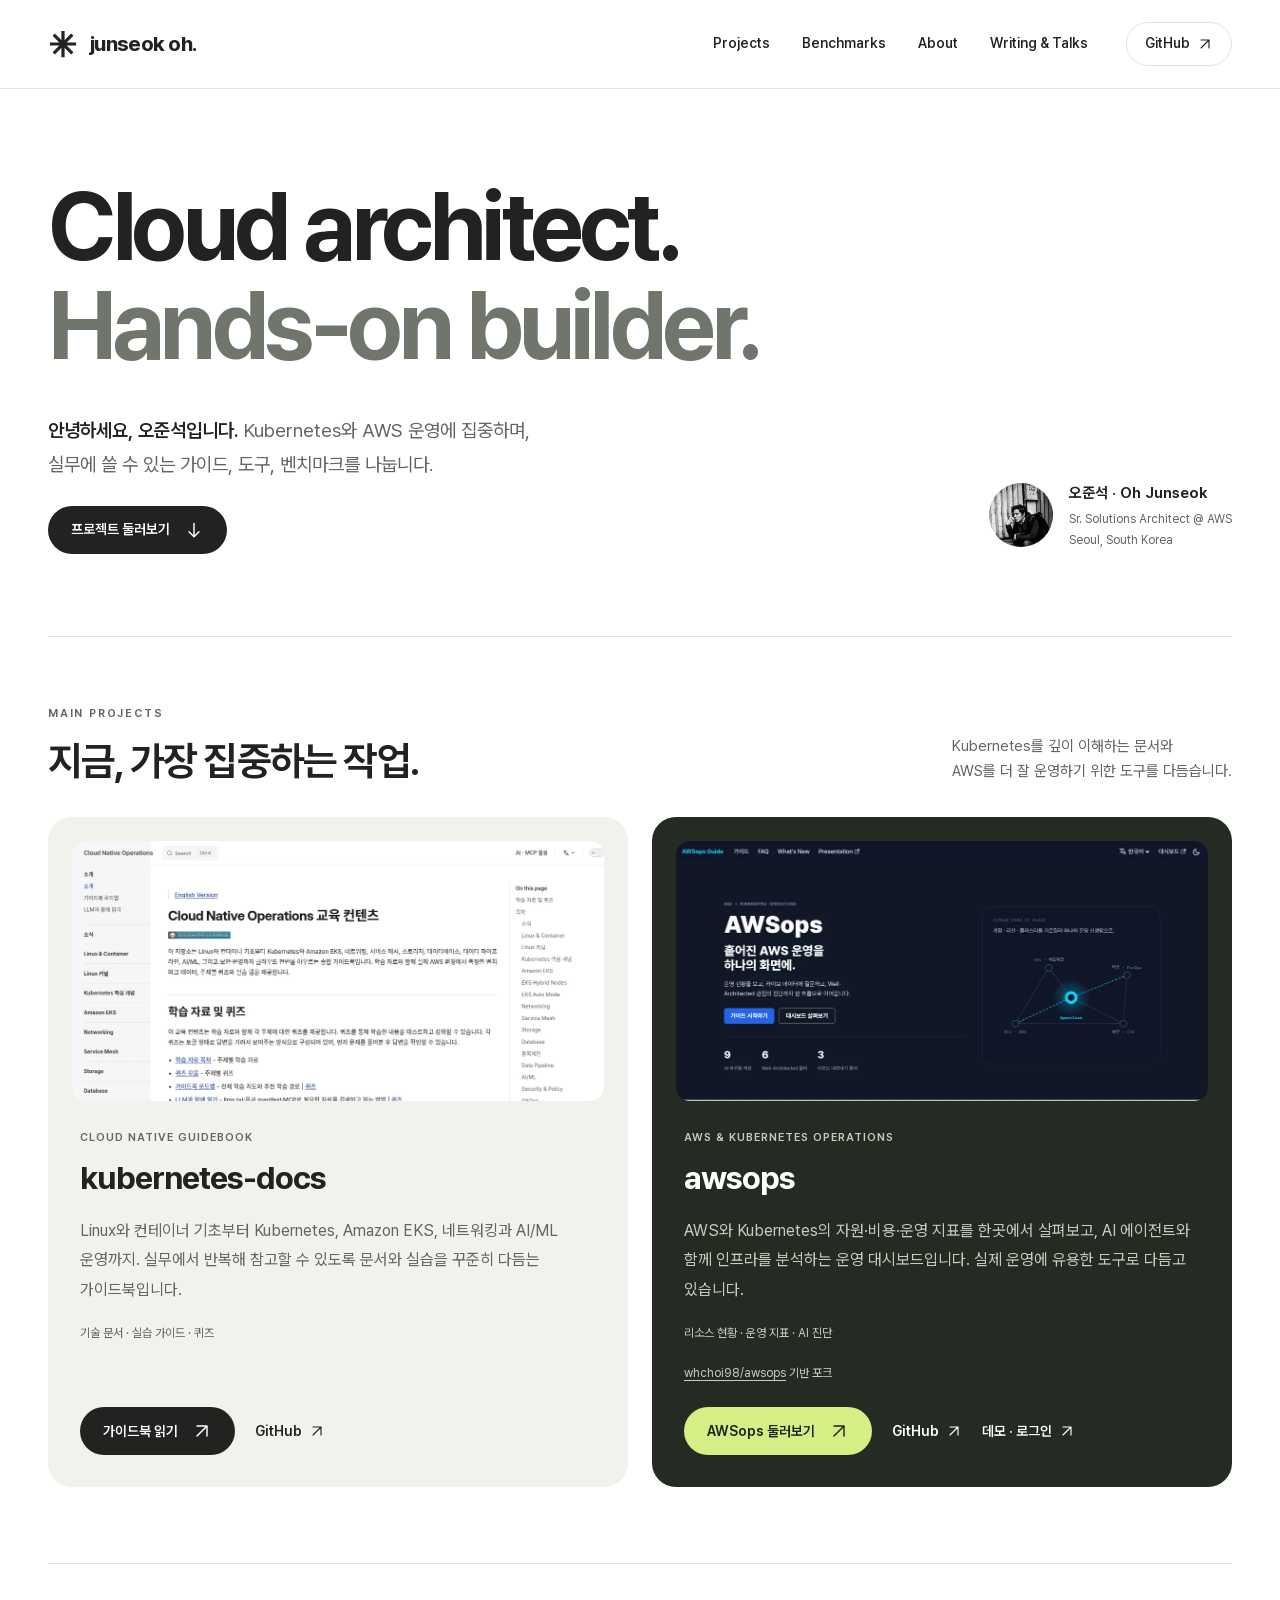
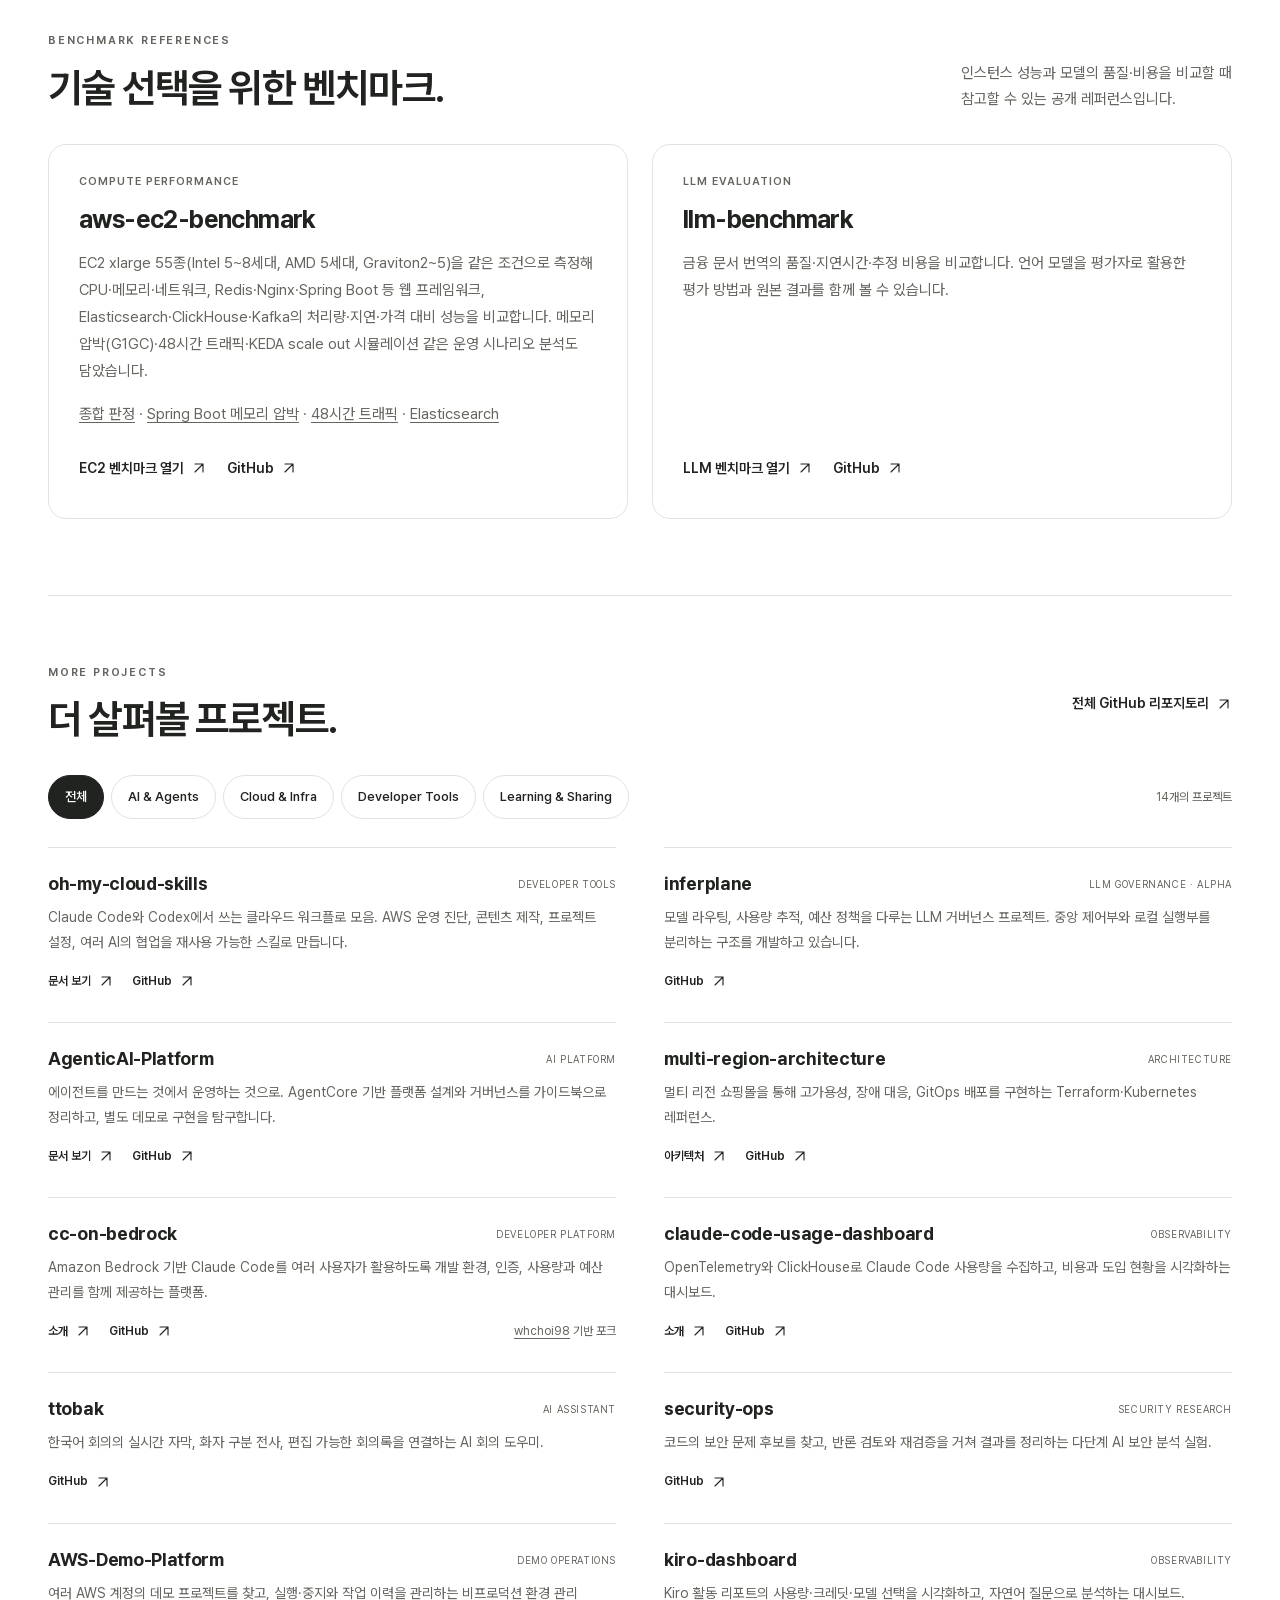
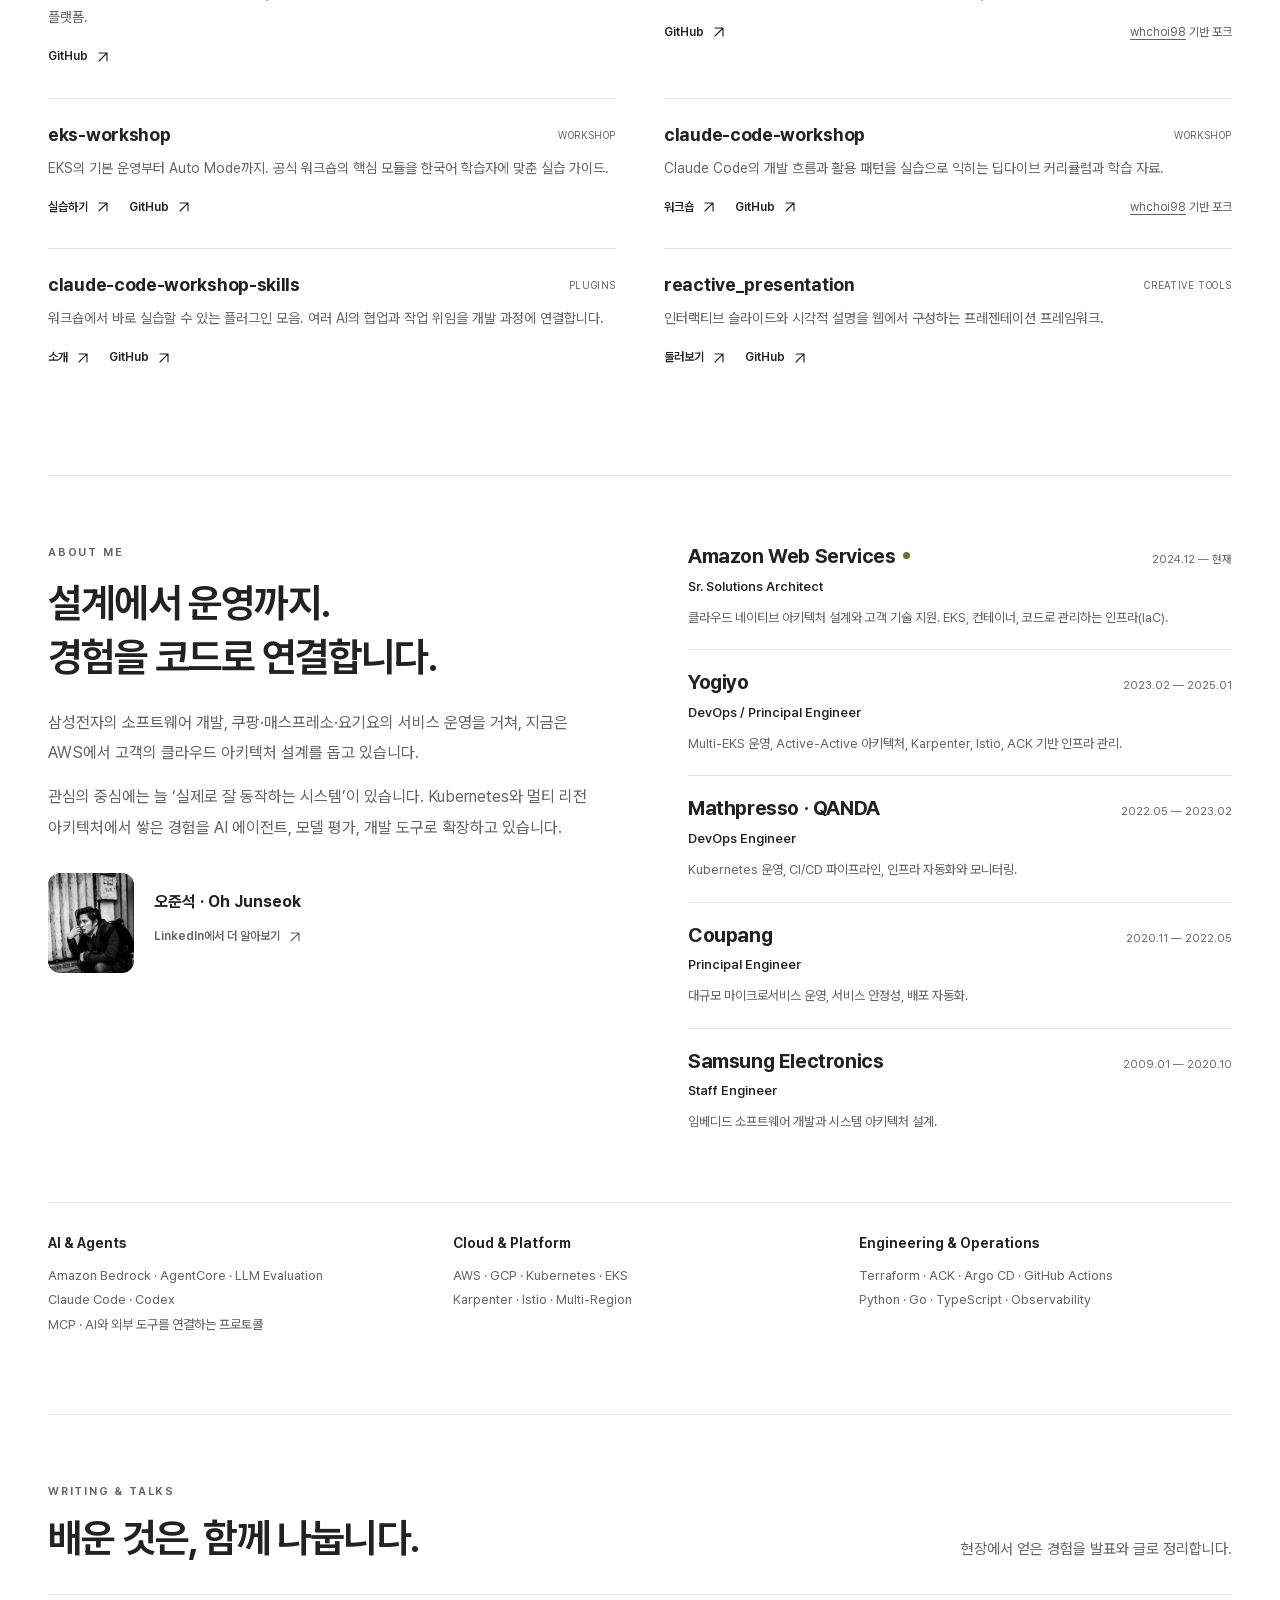
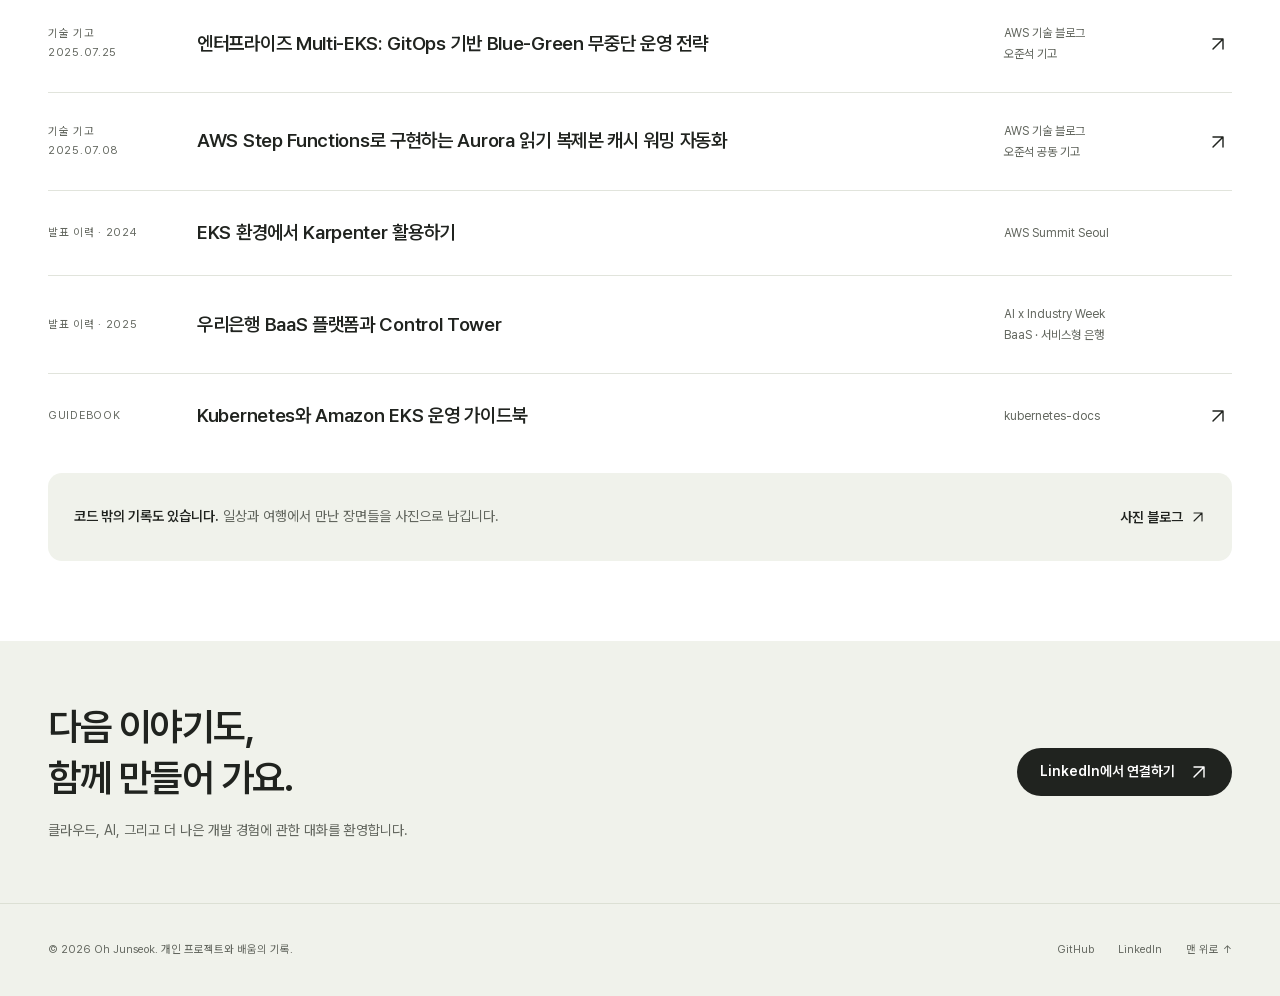
<file: index.html>
<!doctype html>
<html lang="ko">
  <head>
    <meta charset="UTF-8" />
    <meta name="viewport" content="width=device-width, initial-scale=1.0" />
    <meta name="theme-color" content="#ffffff" />
    <title>오준석 · Oh Junseok — Cloud Architect &amp; AI Builder</title>
    <meta
      name="description"
      content="AWS Sr. Solutions Architect 오준석. Kubernetes·Amazon EKS 가이드북과 AWSops 운영 도구를 다듬고, EC2·LLM 벤치마크와 실무 경험을 공유합니다."
    />
    <link rel="canonical" href="https://www.atomai.click/" />
    <script type="application/ld+json">[{"@context": "https://schema.org", "@type": "Person", "name": "오준석", "alternateName": "Oh Junseok", "url": "https://www.atomai.click/", "jobTitle": "Sr. Solutions Architect", "worksFor": {"@type": "Organization", "name": "Amazon Web Services"}, "sameAs": ["https://github.com/Atom-oh"]}, {"@context": "https://schema.org", "@type": "WebSite", "name": "오준석 · Oh Junseok", "url": "https://www.atomai.click/", "inLanguage": "ko-KR", "hasPart": [{"@type": "WebSite", "name": "EC2 인스턴스 벤치마크 — Graviton vs Intel·AMD 55종", "url": "https://benchmark.aws.atomai.click/", "description": "AWS EC2 xlarge 인스턴스 55종을 같은 조건으로 측정한 성능·가성비 벤치마크"}]}]</script>
    <meta property="og:type" content="website" />
    <meta property="og:locale" content="ko_KR" />
    <meta
      property="og:title"
      content="Oh Junseok — Cloud architect. Hands-on builder."
    />
    <meta
      property="og:description"
      content="Kubernetes 가이드북과 AWSops 운영 도구, EC2·LLM 벤치마크로 실무 경험을 나눕니다."
    />
    <meta property="og:url" content="https://www.atomai.click/" />
    <meta
      property="og:image"
      content="https://www.atomai.click/assets/img/social-card.png"
    />
    <meta name="twitter:card" content="summary_large_image" />
    <link rel="icon" href="assets/img/me.jpg" />
    <link
      rel="preload"
      href="assets/fonts/PretendardVariable.woff2"
      as="font"
      type="font/woff2"
      crossorigin
    />
    <script
      async
      src="https://pagead2.googlesyndication.com/pagead/js/adsbygoogle.js?client=ca-pub-6267917556914416"
      crossorigin="anonymous"
    ></script>
    <script
      async
      src="https://www.googletagmanager.com/gtag/js?id=G-GWVLEW5JLL"
    ></script>
    <script>
      window.dataLayer = window.dataLayer || [];
      function gtag() {
        dataLayer.push(arguments);
      }
      gtag("js", new Date());
      gtag("config", "G-GWVLEW5JLL");
    </script>
    <style>
      @font-face {
        font-family: Pretendard;
        font-style: normal;
        font-weight: 45 920;
        font-display: swap;
        src: url("assets/fonts/PretendardVariable.woff2") format("woff2");
      }
      :root {
        --paper: #fff;
        --ink: #20231f;
        --muted: #62665e;
        --line: #e1e4dc;
        --wash: #f0f2eb;
        --lime: #d4ef86;
        --radius: 24px;
      }
      *,
      *::before,
      *::after {
        box-sizing: border-box;
      }
      html {
        scroll-behavior: smooth;
        scroll-padding-top: 100px;
      }
      body {
        margin: 0;
        background: var(--paper);
        color: var(--ink);
        font-family:
          Pretendard,
          -apple-system,
          BlinkMacSystemFont,
          "Segoe UI",
          sans-serif;
        font-size: 17px;
        line-height: 1.7;
        -webkit-font-smoothing: antialiased;
      }
      h1,
      h2,
      h3,
      p,
      figure {
        margin: 0;
      }
      h1,
      h2,
      h3 {
        line-height: 1.2;
        word-break: keep-all;
      }
      a {
        color: inherit;
        text-decoration: none;
      }
      button {
        font: inherit;
        color: inherit;
        cursor: pointer;
      }
      button,
      a {
        -webkit-tap-highlight-color: transparent;
        touch-action: manipulation;
      }
      a:focus-visible,
      button:focus-visible {
        outline: 3px solid #567b17;
        outline-offset: 5px;
      }
      ::selection {
        background: var(--lime);
        color: var(--ink);
      }
      img {
        display: block;
        max-width: 100%;
      }
      [hidden] {
        display: none !important;
      }
      .container {
        width: min(1240px, calc(100% - 96px));
        margin-inline: auto;
      }
      .icon {
        width: 20px;
        height: 20px;
        fill: none;
        stroke: currentColor;
        stroke-width: 1.7;
        stroke-linecap: round;
        stroke-linejoin: round;
        flex-shrink: 0;
      }
      .sr-only {
        position: absolute;
        width: 1px;
        height: 1px;
        margin: -1px;
        padding: 0;
        overflow: hidden;
        clip: rect(0, 0, 0, 0);
        white-space: nowrap;
        border: 0;
      }
      .skip-link {
        position: fixed;
        top: -100px;
        left: 20px;
        z-index: 100;
        background: var(--ink);
        color: white;
        padding: 12px 20px;
        border-radius: 8px;
      }
      .skip-link:focus {
        top: 16px;
      }
      .header {
        position: sticky;
        top: 0;
        z-index: 20;
        background: rgba(255, 255, 255, 0.96);
        border-bottom: 1px solid var(--line);
      }
      .header-inner {
        min-height: 88px;
        display: flex;
        align-items: center;
        justify-content: space-between;
        gap: 24px;
      }
      .brand {
        display: inline-flex;
        align-items: center;
        gap: 11px;
        font-size: 21px;
        font-weight: 730;
        letter-spacing: -0.7px;
        white-space: nowrap;
      }
      .brand-mark {
        width: 30px;
        height: 30px;
      }
      .nav {
        display: flex;
        align-items: center;
        gap: 32px;
        font-size: 14px;
        font-weight: 540;
      }
      .nav a {
        padding-block: 12px;
      }
      .nav a:hover {
        color: #567b17;
      }
      .nav .nav-github {
        display: inline-flex;
        gap: 7px;
        align-items: center;
        border: 1px solid var(--line);
        border-radius: 100px;
        padding: 9px 18px;
        margin-left: 6px;
      }
      .nav-github .icon {
        width: 16px;
        height: 16px;
      }
      .menu-toggle {
        display: none;
        border: 1px solid var(--line);
        border-radius: 100px;
        background: white;
        padding: 8px 14px;
        font-size: 14px;
        align-items: center;
        gap: 8px;
        min-height: 44px;
      }
      .hero {
        padding-block: 88px 82px;
      }
      .hero h1 {
        font-size: clamp(64px, 7.5vw, 104px);
        line-height: 1.035;
        font-weight: 680;
        letter-spacing: -5.5px;
      }
      .hero h1 span {
        display: block;
      }
      .hero h1 .secondary {
        color: #70766b;
      }
      .hero-bottom {
        margin-top: 38px;
        display: flex;
        justify-content: space-between;
        align-items: flex-end;
        gap: 40px;
      }
      .hero-description {
        font-size: 19px;
        color: var(--muted);
        line-height: 1.8;
        word-break: keep-all;
      }
      .hero-description strong {
        color: var(--ink);
        font-weight: 600;
      }
      .button {
        display: inline-flex;
        align-items: center;
        justify-content: center;
        gap: 14px;
        min-height: 48px;
        padding: 13px 22px;
        border: 1px solid transparent;
        border-radius: 100px;
        font-size: 14px;
        font-weight: 600;
        line-height: 1.4;
        transition:
          background 0.18s,
          transform 0.18s;
      }
      .button:hover {
        transform: translateY(-2px);
      }
      .button-dark {
        background: var(--ink);
        color: white;
      }
      .button-dark:hover {
        background: #3d4535;
      }
      .button-lime {
        background: var(--lime);
        color: var(--ink);
      }
      .button-lime:hover {
        background: #e1f8a5;
      }
      .hero .button {
        margin-top: 24px;
      }
      .identity {
        display: flex;
        align-items: center;
        gap: 16px;
        padding-bottom: 4px;
        flex-shrink: 0;
      }
      .identity img {
        width: 64px;
        height: 64px;
        border-radius: 50%;
        object-fit: cover;
        filter: grayscale(1);
      }
      .identity-name {
        font-size: 15px;
        font-weight: 650;
        margin-bottom: 3px;
      }
      .identity-role {
        font-size: 12px;
        color: var(--muted);
        line-height: 1.7;
      }
      .section {
        padding-block: 68px 76px;
        border-top: 1px solid var(--line);
      }
      .section-top {
        display: flex;
        justify-content: space-between;
        gap: 32px;
        align-items: flex-end;
        margin-bottom: 32px;
      }
      .eyebrow {
        display: block;
        font-size: 11px;
        letter-spacing: 1.8px;
        font-weight: 650;
        text-transform: uppercase;
        margin-bottom: 13px;
        color: var(--muted);
      }
      .section h2 {
        font-size: 40px;
        letter-spacing: -1.8px;
        font-weight: 650;
      }
      .section-intro {
        font-size: 15px;
        color: var(--muted);
        max-width: 360px;
        word-break: keep-all;
      }
      .text-link {
        display: inline-flex;
        align-items: center;
        gap: 7px;
        font-size: 14px;
        font-weight: 600;
        line-height: 1.6;
        min-height: 44px;
      }
      .text-link:hover {
        text-decoration: underline;
        text-underline-offset: 5px;
      }
      .text-link .icon {
        width: 16px;
        height: 16px;
      }
      .project-actions {
        display: flex;
        flex-wrap: wrap;
        align-items: center;
        gap: 20px;
      }
      .main-projects,
      .reference-grid {
        display: grid;
        grid-template-columns: repeat(2, minmax(0, 1fr));
        gap: 24px;
      }
      .main-project {
        display: flex;
        flex-direction: column;
        min-width: 0;
        background: var(--wash);
        border-radius: var(--radius);
      }
      .main-project--dark {
        background: #242b23;
        color: #fff;
      }
      .main-project-preview {
        display: block;
        margin: 24px 24px 0;
        height: 260px;
        border-radius: 14px;
        overflow: hidden;
      }
      .main-project-preview img {
        width: 100%;
        height: 100%;
        object-fit: cover;
        object-position: top;
      }
      .main-project-body {
        display: flex;
        flex-direction: column;
        flex: 1;
        padding: 28px 32px 32px;
      }
      .project-kicker {
        margin-bottom: 12px;
        color: var(--muted);
        font-size: 11px;
        font-weight: 600;
        letter-spacing: 1px;
        text-transform: uppercase;
      }
      .main-project h3 {
        font-size: 32px;
        letter-spacing: -1px;
      }
      .main-project-description {
        margin-top: 18px;
        color: var(--muted);
        font-size: 16px;
        line-height: 1.85;
        word-break: keep-all;
      }
      .project-meta {
        margin-top: 18px;
        color: var(--muted);
        font-size: 12px;
      }
      .main-project .project-actions {
        margin-top: auto;
        padding-top: 24px;
      }
      .main-project--dark .project-kicker,
      .main-project--dark .main-project-description,
      .main-project--dark .project-meta,
      .main-project--dark .project-credit {
        color: #c5cdbf;
      }
      .main-project--dark a:focus-visible {
        outline-color: var(--lime);
      }
      .project-credit {
        margin-top: 20px;
        font-size: 12px;
        color: var(--muted);
      }
      .project-credit a {
        text-decoration: underline;
        text-underline-offset: 3px;
      }
      .reference-card {
        display: flex;
        flex-direction: column;
        min-width: 0;
        padding: 28px 30px;
        border: 1px solid var(--line);
        border-radius: 18px;
      }
      .reference-card h3 {
        font-size: 25px;
        letter-spacing: -0.6px;
      }
      .reference-card > p:not(.project-kicker) {
        margin-top: 16px;
        color: var(--muted);
        font-size: 15px;
        line-height: 1.8;
        word-break: keep-all;
      }
      .reference-card .project-actions {
        margin-top: auto;
        padding-top: 18px;
      }
      .explorer-head {
        align-items: center;
      }
      .filters {
        display: flex;
        flex-wrap: wrap;
        gap: 7px;
        margin-bottom: 28px;
      }
      .filter {
        border: 1px solid var(--line);
        border-radius: 100px;
        background: white;
        padding: 9px 16px;
        min-height: 44px;
        font-size: 13px;
        font-weight: 530;
        line-height: 1.4;
      }
      .filter[aria-pressed="true"] {
        background: var(--ink);
        border-color: var(--ink);
        color: white;
      }
      .filter:hover {
        border-color: var(--ink);
      }
      .project-count {
        margin-left: auto;
        align-self: center;
        font-size: 12px;
        color: var(--muted);
      }
      .project-list {
        display: grid;
        grid-template-columns: 1fr 1fr;
        column-gap: 48px;
      }
      .project {
        padding: 25px 0 23px;
        border-top: 1px solid var(--line);
        min-width: 0;
      }
      .project-top {
        display: flex;
        gap: 12px;
        align-items: flex-start;
        justify-content: space-between;
      }
      .project h3 {
        font-size: 18px;
        letter-spacing: -0.3px;
        overflow-wrap: anywhere;
        word-break: normal;
      }
      .project-kind {
        flex-shrink: 0;
        font-size: 10px;
        text-transform: uppercase;
        letter-spacing: 0.6px;
        color: var(--muted);
        line-height: 2.2;
      }
      .project p {
        margin-top: 10px;
        color: var(--muted);
        font-size: 14px;
        line-height: 1.75;
        word-break: keep-all;
      }
      .project .project-actions {
        margin-top: 9px;
        gap: 18px;
      }
      .project .text-link {
        min-height: 36px;
        font-size: 12px;
      }
      .fork-note {
        font-size: 12px;
        color: var(--muted);
        margin-left: auto;
      }
      .fork-note a {
        text-decoration: underline;
        text-underline-offset: 3px;
      }
      .about-grid {
        display: grid;
        grid-template-columns: 1fr 1fr;
        gap: 96px;
      }
      .about-intro h2 {
        line-height: 1.35;
      }
      .about-intro p {
        margin-top: 24px;
        font-size: 16px;
        color: var(--muted);
        line-height: 1.9;
        word-break: keep-all;
      }
      .about-intro p + p {
        margin-top: 14px;
      }
      .about-person {
        display: flex;
        gap: 20px;
        align-items: center;
        margin-top: 30px;
      }
      .about-person img {
        width: 86px;
        height: 100px;
        border-radius: 12px;
        object-fit: cover;
        filter: grayscale(1);
      }
      .about-person strong {
        display: block;
        font-size: 16px;
      }
      .about-person .text-link {
        font-size: 12px;
        color: var(--muted);
      }
      .experience {
        list-style: none;
        padding: 0;
        margin: 0;
      }
      .experience li {
        padding: 20px 0;
        border-top: 1px solid var(--line);
      }
      .experience li:first-child {
        padding-top: 0;
        border-top: 0;
      }
      .experience-heading {
        display: flex;
        justify-content: space-between;
        align-items: baseline;
        gap: 16px;
      }
      .experience h3 {
        font-size: 20px;
        letter-spacing: -0.4px;
      }
      .experience time,
      .experience-period {
        font-size: 11px;
        color: var(--muted);
        white-space: nowrap;
      }
      .experience-role {
        margin-top: 6px;
        font-size: 13px;
        font-weight: 550;
      }
      .experience-description {
        margin-top: 8px;
        color: var(--muted);
        font-size: 13px;
        line-height: 1.8;
        word-break: keep-all;
      }
      .current-company {
        display: flex;
        align-items: center;
        gap: 8px;
      }
      .current-company::after {
        content: "";
        width: 7px;
        height: 7px;
        border-radius: 50%;
        background: #577c27;
      }
      .expertise {
        margin-top: 48px;
        display: grid;
        grid-template-columns: repeat(3, 1fr);
        gap: 32px;
        padding-top: 32px;
        border-top: 1px solid var(--line);
      }
      .expertise h3 {
        font-size: 14px;
        font-weight: 650;
      }
      .expertise p {
        color: var(--muted);
        font-size: 13px;
        line-height: 1.9;
        margin-top: 12px;
      }
      .writing-list {
        list-style: none;
        margin: 0;
        padding: 0;
      }
      .writing-list li {
        border-top: 1px solid var(--line);
      }
      .writing-link {
        display: grid;
        grid-template-columns: 125px 1fr 180px 24px;
        gap: 24px;
        align-items: center;
        padding: 28px 0;
        transition: color 0.18s;
      }
      .writing-link:hover {
        color: #54761f;
      }
      .writing-link.is-record:hover {
        color: inherit;
      }
      .writing-type {
        font-size: 11px;
        color: var(--muted);
        letter-spacing: 0.7px;
        text-transform: uppercase;
      }
      .writing-link h3 {
        font-size: 19px;
        line-height: 1.5;
        font-weight: 570;
        letter-spacing: -0.3px;
      }
      .writing-context {
        font-size: 12px;
        color: var(--muted);
      }
      .personal-note {
        display: flex;
        align-items: center;
        justify-content: space-between;
        gap: 24px;
        padding: 22px 26px;
        margin-top: 14px;
        border-radius: 14px;
        background: var(--wash);
      }
      .personal-note p {
        font-size: 14px;
        color: var(--muted);
      }
      .personal-note strong {
        color: var(--ink);
        font-weight: 580;
      }
      .contact {
        background: var(--wash);
        margin-top: 4px;
      }
      .contact-inner {
        display: flex;
        justify-content: space-between;
        align-items: center;
        gap: 40px;
        padding-block: 60px;
      }
      .contact h2 {
        font-size: 38px;
        line-height: 1.35;
        font-weight: 600;
        letter-spacing: -1.5px;
      }
      .contact p {
        color: var(--muted);
        font-size: 14px;
        margin-top: 16px;
      }
      .footer {
        border-top: 1px solid #dce0d4;
        background: var(--wash);
      }
      .footer-inner {
        display: flex;
        justify-content: space-between;
        align-items: center;
        gap: 24px;
        padding-block: 24px;
        font-size: 11px;
        color: var(--muted);
      }
      .footer-links {
        display: flex;
        gap: 24px;
      }
      .footer-links a {
        display: inline-flex;
        align-items: center;
        min-height: 44px;
      }
      .footer a:hover {
        color: var(--ink);
      }
      @media (min-width: 1440px) {
        .hero {
          padding-top: 96px;
        }
      }
      @media (max-width: 1024px) {
        .container {
          width: calc(100% - 64px);
        }
        .hero h1 {
          font-size: clamp(62px, 8.3vw, 90px);
          letter-spacing: -4px;
        }
        .hero-bottom {
          align-items: center;
        }
        .hero-description {
          font-size: 17px;
        }
        .identity {
          gap: 12px;
        }
        .identity img {
          width: 52px;
          height: 52px;
        }
        .main-project-preview {
          margin: 20px 20px 0;
          height: 220px;
        }
        .main-project-body {
          padding: 24px;
        }
        .main-project h3 {
          font-size: 28px;
        }
        .about-grid {
          gap: 48px;
        }
        .section h2 {
          font-size: 34px;
        }
        .writing-link {
          grid-template-columns: 100px 1fr 140px 20px;
          gap: 18px;
        }
      }
      @media (max-width: 768px) {
        html {
          scroll-padding-top: 88px;
        }
        .container {
          width: calc(100% - 40px);
        }
        .header-inner {
          min-height: 72px;
          flex-wrap: wrap;
          gap: 0;
        }
        .brand {
          font-size: 19px;
        }
        .brand-mark {
          width: 26px;
          height: 26px;
        }
        .nav {
          width: 100%;
          flex-wrap: wrap;
          gap: 4px 22px;
          padding-bottom: 14px;
          font-size: 13px;
        }
        .nav .nav-github {
          margin-left: 0;
          padding: 7px 13px;
        }
        .js .menu-toggle {
          display: inline-flex;
        }
        .js .nav {
          display: none;
        }
        .js .nav.is-open {
          display: flex;
          padding-top: 8px;
        }
        .hero {
          padding-block: 56px 50px;
        }
        .hero h1 {
          font-size: clamp(41px, 8.7vw, 66px);
          letter-spacing: -2.5px;
          line-height: 1.1;
        }
        .hero-bottom {
          margin-top: 25px;
          align-items: flex-start;
          flex-direction: column;
          gap: 30px;
        }
        .hero-description {
          font-size: 16px;
        }
        .hero-description br {
          display: none;
        }
        .hero .button {
          margin-top: 20px;
        }
        .identity {
          padding-top: 22px;
          border-top: 1px solid var(--line);
          width: 100%;
        }
        .identity img {
          width: 46px;
          height: 46px;
        }
        .identity-name {
          font-size: 13px;
        }
        .identity-role {
          font-size: 12px;
        }
        .identity-role br {
          display: none;
        }
        .identity-role span {
          display: block;
          margin-left: 0;
        }
        .section {
          padding-block: 44px 48px;
        }
        .section-top {
          flex-direction: column;
          align-items: flex-start;
          gap: 18px;
          margin-bottom: 25px;
        }
        .section h2 {
          font-size: 29px;
          letter-spacing: -1.2px;
        }
        .section-intro {
          font-size: 14px;
        }
        .eyebrow {
          font-size: 10px;
          margin-bottom: 11px;
        }
        .main-projects,
        .reference-grid {
          grid-template-columns: 1fr;
          gap: 24px;
        }
        .main-project-preview {
          margin: 20px 20px 0;
          height: auto;
          aspect-ratio: 1.8;
        }
        .main-project-body {
          padding: 24px;
        }
        .main-project h3 {
          font-size: 28px;
        }
        .main-project-description {
          font-size: 15px;
        }
        .main-project .project-actions {
          gap: 16px;
        }
        .reference-card {
          padding: 24px;
        }
        .reference-card h3 {
          font-size: 24px;
        }
        .explorer-head {
          gap: 12px;
        }
        .filters {
          gap: 8px;
          margin-bottom: 20px;
        }
        .filter {
          font-size: 12px;
          padding: 8px 13px;
        }
        .project-count {
          width: 100%;
          margin-top: 5px;
          font-size: 11px;
        }
        .project-list {
          grid-template-columns: 1fr;
        }
        .project {
          padding-block: 23px 20px;
        }
        .project h3 {
          font-size: 18px;
        }
        .project-kind {
          font-size: 9px;
        }
        .project p {
          font-size: 14px;
        }
        .about-grid {
          grid-template-columns: 1fr;
          gap: 44px;
        }
        .about-intro h2 {
          font-size: 32px;
        }
        .about-intro p {
          font-size: 15px;
          margin-top: 20px;
        }
        .experience h3 {
          font-size: 18px;
        }
        .expertise {
          grid-template-columns: 1fr;
          gap: 22px;
          margin-top: 30px;
          padding-top: 28px;
        }
        .expertise p {
          margin-top: 7px;
        }
        .writing-link {
          grid-template-columns: 1fr 20px;
          gap: 8px 20px;
          padding-block: 24px;
        }
        .writing-type {
          grid-column: 1;
          font-size: 10px;
        }
        .writing-link h3 {
          grid-column: 1;
          grid-row: 2;
          font-size: 17px;
        }
        .writing-context {
          grid-column: 1;
          font-size: 12px;
        }
        .writing-link > .icon {
          grid-column: 2;
          grid-row: 2;
        }
        .personal-note {
          flex-direction: column;
          gap: 12px;
          align-items: flex-start;
          padding: 22px;
        }
        .personal-note p {
          font-size: 13px;
        }
        .contact-inner {
          flex-direction: column;
          align-items: flex-start;
          padding-block: 44px;
          gap: 26px;
        }
        .contact h2 {
          font-size: 30px;
        }
        .contact p {
          font-size: 13px;
        }
        .footer-inner {
          flex-direction: column;
          align-items: flex-start;
          gap: 4px;
          padding-block: 22px;
        }
        .footer-links {
          gap: 24px;
        }
      }
      @media (max-width: 374px) {
        .container {
          width: calc(100% - 32px);
        }
        .hero h1 {
          font-size: 36px;
          letter-spacing: -2px;
        }
        .identity-role span {
          display: block;
          margin-left: 0;
        }
        .project-top {
          flex-direction: column;
          gap: 3px;
        }
        .experience-heading {
          flex-direction: column;
          gap: 5px;
        }
      }
      @media (prefers-reduced-motion: reduce) {
        html {
          scroll-behavior: auto;
        }
        *,
        *::before,
        *::after {
          transition: none !important;
          animation: none !important;
        }
        .button:hover {
          transform: none;
        }
      }
          .reference-links { font-size: 0.9rem; margin-top: 0.5rem; }
      .reference-links a { text-decoration: underline; text-underline-offset: 3px; }
    </style>
  </head>
  <body>
    <a class="skip-link" href="#main">본문으로 건너뛰기</a>
    <svg
      xmlns="http://www.w3.org/2000/svg"
      width="0"
      height="0"
      aria-hidden="true"
      style="position: absolute"
    >
      <symbol id="arrow-up-right" viewBox="0 0 24 24">
        <path d="M6 18 18 6M6 6h12v12" />
      </symbol>
      <symbol id="arrow-down" viewBox="0 0 24 24">
        <path d="M12 4v16m-6-6 6 6 6-6" />
      </symbol>
      <symbol id="menu-icon" viewBox="0 0 24 24">
        <path d="M4 8h16M4 16h16" />
      </symbol>
    </svg>
    <header class="header">
      <div class="container header-inner">
        <a class="brand" href="#main" aria-label="Oh Junseok 홈">
          <svg
            class="brand-mark"
            viewBox="0 0 32 32"
            fill="none"
            aria-hidden="true"
          >
            <path
              d="M16 2v28M2 16h28M6.1 6.1l19.8 19.8M6.1 25.9 25.9 6.1"
              stroke="currentColor"
              stroke-width="3.4"
            />
          </svg>
          junseok oh.
        </a>
        <button
          class="menu-toggle"
          type="button"
          aria-expanded="false"
          aria-controls="navigation"
        >
          메뉴
          <svg class="icon" aria-hidden="true"><use href="#menu-icon" /></svg>
        </button>
        <nav id="navigation" class="nav" aria-label="메인 메뉴">
          <a href="#projects">Projects</a>
          <a href="#benchmarks">Benchmarks</a><a href="#about">About</a
          ><a href="#writing">Writing &amp; Talks</a>
          <a
            class="nav-github"
            href="https://github.com/Atom-oh"
            target="_blank"
            rel="noopener noreferrer"
            >GitHub
            <svg class="icon" aria-hidden="true">
              <use href="#arrow-up-right" /></svg
          ></a>
        </nav>
      </div>
    </header>
    <main id="main">
      <section class="hero container" aria-labelledby="hero-title">
        <h1 id="hero-title" lang="en">
          <span>Cloud architect.</span
          ><span class="secondary">Hands-on builder.</span>
        </h1>
        <div class="hero-bottom">
          <div>
            <p class="hero-description">
              <strong>안녕하세요, 오준석입니다.</strong> Kubernetes와 AWS 운영에
              집중하며,<br />실무에 쓸 수 있는 가이드, 도구, 벤치마크를
              나눕니다.
            </p>
            <a class="button button-dark" href="#projects"
              >프로젝트 둘러보기
              <svg class="icon" aria-hidden="true">
                <use href="#arrow-down" /></svg
            ></a>
          </div>
          <div class="identity">
            <img
              src="assets/img/me.jpg"
              alt="오준석"
              width="64"
              height="64"
              fetchpriority="high"
            />
            <div>
              <p class="identity-name">오준석 · Oh Junseok</p>
              <p class="identity-role">
                Sr. Solutions Architect @ AWS<br /><span
                  >Seoul, South Korea</span
                >
              </p>
            </div>
          </div>
        </div>
      </section>
      <section
        class="section container"
        id="projects"
        aria-labelledby="projects-title"
      >
        <div class="section-top">
          <div>
            <span class="eyebrow">Main projects</span>
            <h2 id="projects-title">지금, 가장 집중하는 작업.</h2>
          </div>
          <p class="section-intro">
            Kubernetes를 깊이 이해하는 문서와<br />AWS를 더 잘 운영하기 위한
            도구를 다듬습니다.
          </p>
        </div>
        <div class="main-projects">
          <article class="main-project">
            <a
              class="main-project-preview"
              href="https://www.atomai.click/kubernetes-docs/ko/"
              target="_blank"
              rel="noopener noreferrer"
            >
              <img
                src="assets/img/projects/kubernetes-docs.webp"
                alt="kubernetes-docs의 한국어 클라우드 네이티브 운영 가이드북 화면"
                width="1120"
                height="778"
                loading="lazy"
              />
            </a>
            <div class="main-project-body">
              <p class="project-kicker">Cloud Native Guidebook</p>
              <h3>kubernetes-docs</h3>
              <p class="main-project-description">
                Linux와 컨테이너 기초부터 Kubernetes, Amazon EKS, 네트워킹과
                AI/ML 운영까지. 실무에서 반복해 참고할 수 있도록 문서와 실습을
                꾸준히 다듬는 가이드북입니다.
              </p>
              <p class="project-meta">기술 문서 · 실습 가이드 · 퀴즈</p>
              <div class="project-actions">
                <a
                  class="button button-dark"
                  href="https://www.atomai.click/kubernetes-docs/ko/"
                  target="_blank"
                  rel="noopener noreferrer"
                  >가이드북 읽기
                  <svg class="icon" aria-hidden="true">
                    <use href="#arrow-up-right" /></svg
                ></a>
                <a
                  class="text-link"
                  href="https://github.com/Atom-oh/kubernetes-docs"
                  target="_blank"
                  rel="noopener noreferrer"
                  >GitHub
                  <svg class="icon" aria-hidden="true">
                    <use href="#arrow-up-right" /></svg
                ></a>
              </div>
            </div>
          </article>
          <article class="main-project main-project--dark">
            <a
              class="main-project-preview"
              href="https://www.atomai.click/awsops/"
              target="_blank"
              rel="noopener noreferrer"
            >
              <img
                src="assets/img/projects/awsops.webp"
                alt="AWSops의 공개 문서 화면: AWS와 Kubernetes 운영 대시보드 소개"
                width="1120"
                height="778"
                loading="lazy"
              />
            </a>
            <div class="main-project-body">
              <p class="project-kicker">AWS &amp; Kubernetes Operations</p>
              <h3>awsops</h3>
              <p class="main-project-description">
                AWS와 Kubernetes의 자원·비용·운영 지표를 한곳에서 살펴보고, AI
                에이전트와 함께 인프라를 분석하는 운영 대시보드입니다. 실제
                운영에 유용한 도구로 다듬고 있습니다.
              </p>
              <p class="project-meta">리소스 현황 · 운영 지표 · AI 진단</p>
              <p class="project-credit">
                <a
                  href="https://github.com/whchoi98/awsops"
                  target="_blank"
                  rel="noopener noreferrer"
                  >whchoi98/awsops</a
                >
                기반 포크
              </p>
              <div class="project-actions">
                <a
                  class="button button-lime"
                  href="https://www.atomai.click/awsops/"
                  target="_blank"
                  rel="noopener noreferrer"
                  >AWSops 둘러보기
                  <svg class="icon" aria-hidden="true">
                    <use href="#arrow-up-right" /></svg
                ></a>
                <a
                  class="text-link"
                  href="https://github.com/Atom-oh/awsops"
                  target="_blank"
                  rel="noopener noreferrer"
                  >GitHub
                  <svg class="icon" aria-hidden="true">
                    <use href="#arrow-up-right" /></svg
                ></a>
                <a
                  class="text-link"
                  href="https://awsops.atomai.click/"
                  target="_blank"
                  rel="noopener noreferrer"
                  >데모 · 로그인
                  <svg class="icon" aria-hidden="true">
                    <use href="#arrow-up-right" /></svg
                ></a>
              </div>
            </div>
          </article>
        </div>
      </section>
      <section
        class="section container"
        id="benchmarks"
        aria-labelledby="benchmarks-title"
      >
        <div class="section-top">
          <div>
            <span class="eyebrow">Benchmark references</span>
            <h2 id="benchmarks-title">기술 선택을 위한 벤치마크.</h2>
          </div>
          <p class="section-intro">
            인스턴스 성능과 모델의 품질·비용을 비교할 때<br />참고할 수 있는
            공개 레퍼런스입니다.
          </p>
        </div>
        <div class="reference-grid">
          <article class="reference-card">
            <p class="project-kicker">Compute Performance</p>
            <h3>aws-ec2-benchmark</h3>
            <p>
              EC2 xlarge 55종(Intel 5~8세대, AMD 5세대, Graviton2~5)을 같은 조건으로 측정해
              CPU·메모리·네트워크, Redis·Nginx·Spring Boot 등 웹 프레임워크, Elasticsearch·ClickHouse·Kafka의
              처리량·지연·가격 대비 성능을 비교합니다. 메모리 압박(G1GC)·48시간 트래픽·KEDA scale out 시뮬레이션 같은
              운영 시나리오 분석도 담았습니다.
            </p>
            <p class="reference-links">
              <a href="https://benchmark.aws.atomai.click/#overview" target="_blank" rel="noopener">종합 판정</a> ·
              <a href="https://benchmark.aws.atomai.click/#web/springboot-memory" target="_blank" rel="noopener">Spring Boot 메모리 압박</a> ·
              <a href="https://benchmark.aws.atomai.click/#web/springboot-traffic48" target="_blank" rel="noopener">48시간 트래픽</a> ·
              <a href="https://benchmark.aws.atomai.click/#elasticsearch" target="_blank" rel="noopener">Elasticsearch</a>
            </p>
            <div class="project-actions">
              <a
                class="text-link"
                href="https://benchmark.aws.atomai.click/"
                target="_blank"
                rel="noopener"
                >EC2 벤치마크 열기
                <svg class="icon" aria-hidden="true">
                  <use href="#arrow-up-right" /></svg
              ></a>
              <a
                class="text-link"
                href="https://github.com/Atom-oh/aws-ec2-benchmark"
                target="_blank"
                rel="noopener noreferrer"
                >GitHub
                <svg class="icon" aria-hidden="true">
                  <use href="#arrow-up-right" /></svg
              ></a>
            </div>
          </article>
          <article class="reference-card">
            <p class="project-kicker">LLM Evaluation</p>
            <h3>llm-benchmark</h3>
            <p>
              금융 문서 번역의 품질·지연시간·추정 비용을 비교합니다. 언어 모델을
              평가자로 활용한 평가 방법과 원본 결과를 함께 볼 수 있습니다.
            </p>
            <div class="project-actions">
              <a
                class="text-link"
                href="https://inferplane.github.io/llm-benchmark/"
                target="_blank"
                rel="noopener noreferrer"
                >LLM 벤치마크 열기
                <svg class="icon" aria-hidden="true">
                  <use href="#arrow-up-right" /></svg
              ></a>
              <a
                class="text-link"
                href="https://github.com/inferplane/llm-benchmark"
                target="_blank"
                rel="noopener noreferrer"
                >GitHub
                <svg class="icon" aria-hidden="true">
                  <use href="#arrow-up-right" /></svg
              ></a>
            </div>
          </article>
        </div>
      </section>
      <section class="section container" aria-labelledby="explore-title">
        <div class="section-top explorer-head">
          <div>
            <span class="eyebrow">More projects</span>
            <h2 id="explore-title">더 살펴볼 프로젝트.</h2>
          </div>
          <a
            class="text-link"
            href="https://github.com/Atom-oh?tab=repositories"
            target="_blank"
            rel="noopener noreferrer"
            >전체 GitHub 리포지토리
            <svg class="icon" aria-hidden="true">
              <use href="#arrow-up-right" /></svg
          ></a>
        </div>
        <div
          class="filters"
          role="group"
          aria-label="프로젝트 분야 필터"
          hidden
        >
          <button
            class="filter"
            type="button"
            data-filter="all"
            aria-pressed="true"
          >
            전체
          </button>
          <button
            class="filter"
            type="button"
            data-filter="ai"
            aria-pressed="false"
          >
            AI &amp; Agents
          </button>
          <button
            class="filter"
            type="button"
            data-filter="cloud"
            aria-pressed="false"
          >
            Cloud &amp; Infra
          </button>
          <button
            class="filter"
            type="button"
            data-filter="tools"
            aria-pressed="false"
          >
            Developer Tools
          </button>
          <button
            class="filter"
            type="button"
            data-filter="learning"
            aria-pressed="false"
          >
            Learning &amp; Sharing
          </button>
          <span
            class="project-count"
            role="status"
            aria-live="polite"
            aria-atomic="true"
          ></span>
        </div>
        <div class="project-list" id="project-list">
          <article class="project" data-category="tools learning">
            <div class="project-top">
              <h3>oh-my-cloud-skills</h3>
              <span class="project-kind">Developer Tools</span>
            </div>
            <p>
              Claude Code와 Codex에서 쓰는 클라우드 워크플로 모음. AWS 운영
              진단, 콘텐츠 제작, 프로젝트 설정, 여러 AI의 협업을 재사용 가능한
              스킬로 만듭니다.
            </p>
            <div class="project-actions">
              <a
                class="text-link"
                href="https://www.atomai.click/oh-my-cloud-skills/"
                target="_blank"
                rel="noopener noreferrer"
                >문서 보기
                <svg class="icon" aria-hidden="true">
                  <use href="#arrow-up-right" /></svg></a
              ><a
                class="text-link"
                href="https://github.com/Atom-oh/oh-my-cloud-skills"
                target="_blank"
                rel="noopener noreferrer"
                >GitHub
                <svg class="icon" aria-hidden="true">
                  <use href="#arrow-up-right" /></svg
              ></a>
            </div>
          </article>
          <article class="project" data-category="ai tools">
            <div class="project-top">
              <h3>inferplane</h3>
              <span class="project-kind">LLM Governance · Alpha</span>
            </div>
            <p>
              모델 라우팅, 사용량 추적, 예산 정책을 다루는 LLM 거버넌스
              프로젝트. 중앙 제어부와 로컬 실행부를 분리하는 구조를 개발하고
              있습니다.
            </p>
            <div class="project-actions">
              <a
                class="text-link"
                href="https://github.com/inferplane/inferplane"
                target="_blank"
                rel="noopener noreferrer"
                >GitHub
                <svg class="icon" aria-hidden="true">
                  <use href="#arrow-up-right" /></svg
              ></a>
            </div>
          </article>
          <article class="project" data-category="ai learning">
            <div class="project-top">
              <h3>AgenticAI-Platform</h3>
              <span class="project-kind">AI Platform</span>
            </div>
            <p>
              에이전트를 만드는 것에서 운영하는 것으로. AgentCore 기반 플랫폼
              설계와 거버넌스를 가이드북으로 정리하고, 별도 데모로 구현을
              탐구합니다.
            </p>
            <div class="project-actions">
              <a
                class="text-link"
                href="https://www.atomai.click/AgenticAI-Platform/"
                target="_blank"
                rel="noopener noreferrer"
                >문서 보기
                <svg class="icon" aria-hidden="true">
                  <use href="#arrow-up-right" /></svg></a
              ><a
                class="text-link"
                href="https://github.com/Atom-oh/AgenticAI-Platform"
                target="_blank"
                rel="noopener noreferrer"
                >GitHub
                <svg class="icon" aria-hidden="true">
                  <use href="#arrow-up-right" /></svg
              ></a>
            </div>
          </article>

          <article class="project" data-category="cloud">
            <div class="project-top">
              <h3>multi-region-architecture</h3>
              <span class="project-kind">Architecture</span>
            </div>
            <p>
              멀티 리전 쇼핑몰을 통해 고가용성, 장애 대응, GitOps 배포를
              구현하는 Terraform·Kubernetes 레퍼런스.
            </p>
            <div class="project-actions">
              <a
                class="text-link"
                href="https://www.atomai.click/multi-region-architecture/"
                target="_blank"
                rel="noopener noreferrer"
                >아키텍처
                <svg class="icon" aria-hidden="true">
                  <use href="#arrow-up-right" /></svg></a
              ><a
                class="text-link"
                href="https://github.com/Atom-oh/multi-region-architecture"
                target="_blank"
                rel="noopener noreferrer"
                >GitHub
                <svg class="icon" aria-hidden="true">
                  <use href="#arrow-up-right" /></svg
              ></a>
            </div>
          </article>

          <article class="project" data-category="ai tools">
            <div class="project-top">
              <h3>cc-on-bedrock</h3>
              <span class="project-kind">Developer Platform</span>
            </div>
            <p>
              Amazon Bedrock 기반 Claude Code를 여러 사용자가 활용하도록 개발
              환경, 인증, 사용량과 예산 관리를 함께 제공하는 플랫폼.
            </p>
            <div class="project-actions">
              <a
                class="text-link"
                href="https://www.atomai.click/cc-on-bedrock/"
                target="_blank"
                rel="noopener noreferrer"
                >소개
                <svg class="icon" aria-hidden="true">
                  <use href="#arrow-up-right" /></svg></a
              ><a
                class="text-link"
                href="https://github.com/Atom-oh/cc-on-bedrock"
                target="_blank"
                rel="noopener noreferrer"
                >GitHub
                <svg class="icon" aria-hidden="true">
                  <use href="#arrow-up-right" /></svg></a
              ><span class="fork-note"
                ><a
                  href="https://github.com/whchoi98/cc-on-bedrock"
                  target="_blank"
                  rel="noopener noreferrer"
                  >whchoi98</a
                >
                기반 포크</span
              >
            </div>
          </article>
          <article class="project" data-category="tools ai">
            <div class="project-top">
              <h3>claude-code-usage-dashboard</h3>
              <span class="project-kind">Observability</span>
            </div>
            <p>
              OpenTelemetry와 ClickHouse로 Claude Code 사용량을 수집하고, 비용과
              도입 현황을 시각화하는 대시보드.
            </p>
            <div class="project-actions">
              <a
                class="text-link"
                href="https://www.atomai.click/claude-code-usage-dashboard/"
                target="_blank"
                rel="noopener noreferrer"
                >소개
                <svg class="icon" aria-hidden="true">
                  <use href="#arrow-up-right" /></svg></a
              ><a
                class="text-link"
                href="https://github.com/Atom-oh/claude-code-usage-dashboard"
                target="_blank"
                rel="noopener noreferrer"
                >GitHub
                <svg class="icon" aria-hidden="true">
                  <use href="#arrow-up-right" /></svg
              ></a>
            </div>
          </article>
          <article class="project" data-category="ai">
            <div class="project-top">
              <h3>ttobak</h3>
              <span class="project-kind">AI Assistant</span>
            </div>
            <p>
              한국어 회의의 실시간 자막, 화자 구분 전사, 편집 가능한 회의록을
              연결하는 AI 회의 도우미.
            </p>
            <div class="project-actions">
              <a
                class="text-link"
                href="https://github.com/Atom-oh/ttobak"
                target="_blank"
                rel="noopener noreferrer"
                >GitHub
                <svg class="icon" aria-hidden="true">
                  <use href="#arrow-up-right" /></svg
              ></a>
            </div>
          </article>
          <article class="project" data-category="ai tools">
            <div class="project-top">
              <h3>security-ops</h3>
              <span class="project-kind">Security Research</span>
            </div>
            <p>
              코드의 보안 문제 후보를 찾고, 반론 검토와 재검증을 거쳐 결과를
              정리하는 다단계 AI 보안 분석 실험.
            </p>
            <div class="project-actions">
              <a
                class="text-link"
                href="https://github.com/Atom-oh/security-ops"
                target="_blank"
                rel="noopener noreferrer"
                >GitHub
                <svg class="icon" aria-hidden="true">
                  <use href="#arrow-up-right" /></svg
              ></a>
            </div>
          </article>
          <article class="project" data-category="cloud tools">
            <div class="project-top">
              <h3>AWS-Demo-Platform</h3>
              <span class="project-kind">Demo Operations</span>
            </div>
            <p>
              여러 AWS 계정의 데모 프로젝트를 찾고, 실행·중지와 작업 이력을
              관리하는 비프로덕션 환경 관리 플랫폼.
            </p>
            <div class="project-actions">
              <a
                class="text-link"
                href="https://github.com/Atom-oh/AWS-Demo-Platform"
                target="_blank"
                rel="noopener noreferrer"
                >GitHub
                <svg class="icon" aria-hidden="true">
                  <use href="#arrow-up-right" /></svg
              ></a>
            </div>
          </article>
          <article class="project" data-category="tools ai">
            <div class="project-top">
              <h3>kiro-dashboard</h3>
              <span class="project-kind">Observability</span>
            </div>
            <p>
              Kiro 활동 리포트의 사용량·크레딧·모델 선택을 시각화하고, 자연어
              질문으로 분석하는 대시보드.
            </p>
            <div class="project-actions">
              <a
                class="text-link"
                href="https://github.com/Atom-oh/kiro-dashboard"
                target="_blank"
                rel="noopener noreferrer"
                >GitHub
                <svg class="icon" aria-hidden="true">
                  <use href="#arrow-up-right" /></svg></a
              ><span class="fork-note"
                ><a
                  href="https://github.com/whchoi98/kiro-dashboard"
                  target="_blank"
                  rel="noopener noreferrer"
                  >whchoi98</a
                >
                기반 포크</span
              >
            </div>
          </article>
          <article class="project" data-category="learning cloud">
            <div class="project-top">
              <h3>eks-workshop</h3>
              <span class="project-kind">Workshop</span>
            </div>
            <p>
              EKS의 기본 운영부터 Auto Mode까지. 공식 워크숍의 핵심 모듈을
              한국어 학습자에 맞춘 실습 가이드.
            </p>
            <div class="project-actions">
              <a
                class="text-link"
                href="https://www.atomai.click/eks-workshop/"
                target="_blank"
                rel="noopener noreferrer"
                >실습하기
                <svg class="icon" aria-hidden="true">
                  <use href="#arrow-up-right" /></svg></a
              ><a
                class="text-link"
                href="https://github.com/Atom-oh/eks-workshop"
                target="_blank"
                rel="noopener noreferrer"
                >GitHub
                <svg class="icon" aria-hidden="true">
                  <use href="#arrow-up-right" /></svg
              ></a>
            </div>
          </article>
          <article class="project" data-category="learning ai">
            <div class="project-top">
              <h3>claude-code-workshop</h3>
              <span class="project-kind">Workshop</span>
            </div>
            <p>
              Claude Code의 개발 흐름과 활용 패턴을 실습으로 익히는 딥다이브
              커리큘럼과 학습 자료.
            </p>
            <div class="project-actions">
              <a
                class="text-link"
                href="https://www.atomai.click/claude-code-workshop/"
                target="_blank"
                rel="noopener noreferrer"
                >워크숍
                <svg class="icon" aria-hidden="true">
                  <use href="#arrow-up-right" /></svg></a
              ><a
                class="text-link"
                href="https://github.com/Atom-oh/claude-code-workshop"
                target="_blank"
                rel="noopener noreferrer"
                >GitHub
                <svg class="icon" aria-hidden="true">
                  <use href="#arrow-up-right" /></svg></a
              ><span class="fork-note"
                ><a
                  href="https://github.com/whchoi98/claude-code-workshop"
                  target="_blank"
                  rel="noopener noreferrer"
                  >whchoi98</a
                >
                기반 포크</span
              >
            </div>
          </article>
          <article class="project" data-category="tools learning">
            <div class="project-top">
              <h3>claude-code-workshop-skills</h3>
              <span class="project-kind">Plugins</span>
            </div>
            <p>
              워크숍에서 바로 실습할 수 있는 플러그인 모음. 여러 AI의 협업과
              작업 위임을 개발 과정에 연결합니다.
            </p>
            <div class="project-actions">
              <a
                class="text-link"
                href="https://www.atomai.click/claude-code-workshop-skills/"
                target="_blank"
                rel="noopener noreferrer"
                >소개
                <svg class="icon" aria-hidden="true">
                  <use href="#arrow-up-right" /></svg></a
              ><a
                class="text-link"
                href="https://github.com/Atom-oh/claude-code-workshop-skills"
                target="_blank"
                rel="noopener noreferrer"
                >GitHub
                <svg class="icon" aria-hidden="true">
                  <use href="#arrow-up-right" /></svg
              ></a>
            </div>
          </article>
          <article class="project" data-category="tools learning">
            <div class="project-top">
              <h3>reactive_presentation</h3>
              <span class="project-kind">Creative Tools</span>
            </div>
            <p>
              인터랙티브 슬라이드와 시각적 설명을 웹에서 구성하는 프레젠테이션
              프레임워크.
            </p>
            <div class="project-actions">
              <a
                class="text-link"
                href="https://presentation.atomai.click/"
                target="_blank"
                rel="noopener noreferrer"
                >둘러보기
                <svg class="icon" aria-hidden="true">
                  <use href="#arrow-up-right" /></svg></a
              ><a
                class="text-link"
                href="https://github.com/Atom-oh/reactive_presentation"
                target="_blank"
                rel="noopener noreferrer"
                >GitHub
                <svg class="icon" aria-hidden="true">
                  <use href="#arrow-up-right" /></svg
              ></a>
            </div>
          </article>
        </div>
      </section>
      <section
        class="section container"
        id="about"
        aria-labelledby="about-title"
      >
        <div class="about-grid">
          <div class="about-intro">
            <span class="eyebrow">About me</span>
            <h2 id="about-title">
              설계에서 운영까지.<br />경험을 코드로 연결합니다.
            </h2>
            <p>
              삼성전자의 소프트웨어 개발, 쿠팡·매스프레소·요기요의 서비스 운영을
              거쳐, 지금은 AWS에서 고객의 클라우드 아키텍처 설계를 돕고
              있습니다.
            </p>
            <p>
              관심의 중심에는 늘 ‘실제로 잘 동작하는 시스템’이 있습니다.
              Kubernetes와 멀티 리전 아키텍처에서 쌓은 경험을 AI 에이전트, 모델
              평가, 개발 도구로 확장하고 있습니다.
            </p>
            <div class="about-person">
              <img
                src="assets/img/me.jpg"
                alt="오준석 프로필 사진"
                width="86"
                height="100"
                loading="lazy"
              />
              <div>
                <strong>오준석 · Oh Junseok</strong
                ><a
                  class="text-link"
                  href="https://www.linkedin.com/in/oh-junseok/"
                  target="_blank"
                  rel="noopener noreferrer"
                  >LinkedIn에서 더 알아보기
                  <svg class="icon" aria-hidden="true">
                    <use href="#arrow-up-right" /></svg
                ></a>
              </div>
            </div>
          </div>
          <div>
            <h3 class="sr-only">경력</h3>
            <ol class="experience">
              <li>
                <div class="experience-heading">
                  <h3 class="current-company">Amazon Web Services</h3>
                  <time datetime="2024-12">2024.12 — 현재</time>
                </div>
                <p class="experience-role">Sr. Solutions Architect</p>
                <p class="experience-description">
                  클라우드 네이티브 아키텍처 설계와 고객 기술 지원. EKS,
                  컨테이너, 코드로 관리하는 인프라(IaC).
                </p>
              </li>
              <li>
                <div class="experience-heading">
                  <h3>Yogiyo</h3>
                  <span class="experience-period"
                    ><time datetime="2023-02">2023.02</time> —
                    <time datetime="2025-01">2025.01</time></span
                  >
                </div>
                <p class="experience-role">DevOps / Principal Engineer</p>
                <p class="experience-description">
                  Multi-EKS 운영, Active-Active 아키텍처, Karpenter, Istio, ACK
                  기반 인프라 관리.
                </p>
              </li>
              <li>
                <div class="experience-heading">
                  <h3>Mathpresso · QANDA</h3>
                  <span class="experience-period"
                    ><time datetime="2022-05">2022.05</time> —
                    <time datetime="2023-02">2023.02</time></span
                  >
                </div>
                <p class="experience-role">DevOps Engineer</p>
                <p class="experience-description">
                  Kubernetes 운영, CI/CD 파이프라인, 인프라 자동화와 모니터링.
                </p>
              </li>
              <li>
                <div class="experience-heading">
                  <h3>Coupang</h3>
                  <span class="experience-period"
                    ><time datetime="2020-11">2020.11</time> —
                    <time datetime="2022-05">2022.05</time></span
                  >
                </div>
                <p class="experience-role">Principal Engineer</p>
                <p class="experience-description">
                  대규모 마이크로서비스 운영, 서비스 안정성, 배포 자동화.
                </p>
              </li>
              <li>
                <div class="experience-heading">
                  <h3>Samsung Electronics</h3>
                  <span class="experience-period"
                    ><time datetime="2009-01">2009.01</time> —
                    <time datetime="2020-10">2020.10</time></span
                  >
                </div>
                <p class="experience-role">Staff Engineer</p>
                <p class="experience-description">
                  임베디드 소프트웨어 개발과 시스템 아키텍처 설계.
                </p>
              </li>
            </ol>
          </div>
        </div>
        <div class="expertise">
          <div>
            <h3>AI &amp; Agents</h3>
            <p>
              Amazon Bedrock · AgentCore · LLM Evaluation<br />Claude Code ·
              Codex<br />MCP · AI와 외부 도구를 연결하는 프로토콜
            </p>
          </div>
          <div>
            <h3>Cloud &amp; Platform</h3>
            <p>
              AWS · GCP · Kubernetes · EKS<br />Karpenter · Istio · Multi-Region
            </p>
          </div>
          <div>
            <h3>Engineering &amp; Operations</h3>
            <p>
              Terraform · ACK · Argo CD · GitHub Actions<br />Python · Go ·
              TypeScript · Observability
            </p>
          </div>
        </div>
      </section>

      <section
        class="section container"
        id="writing"
        aria-labelledby="writing-title"
      >
        <div class="section-top">
          <div>
            <span class="eyebrow">Writing &amp; talks</span>
            <h2 id="writing-title">배운 것은, 함께 나눕니다.</h2>
          </div>
          <p class="section-intro">
            현장에서 얻은 경험을 발표와 글로 정리합니다.
          </p>
        </div>
        <ul class="writing-list">
          <li>
            <a
              class="writing-link"
              href="https://aws.amazon.com/ko/blogs/tech/mastering-multi-eks-at-scale/"
              target="_blank"
              rel="noopener noreferrer"
            >
              <span class="writing-type"
                >기술 기고<br /><time datetime="2025-07-25"
                  >2025.07.25</time
                ></span
              >
              <h3>
                엔터프라이즈 Multi-EKS: GitOps 기반 Blue-Green 무중단 운영 전략
              </h3>
              <span class="writing-context"
                >AWS 기술 블로그<br />오준석 기고</span
              >
              <svg class="icon" aria-hidden="true">
                <use href="#arrow-up-right" />
              </svg>
            </a>
          </li>
          <li>
            <a
              class="writing-link"
              href="https://aws.amazon.com/ko/blogs/tech/stepfunctions-aurora-cache-warming/"
              target="_blank"
              rel="noopener noreferrer"
            >
              <span class="writing-type"
                >기술 기고<br /><time datetime="2025-07-08"
                  >2025.07.08</time
                ></span
              >
              <h3>
                AWS Step Functions로 구현하는 Aurora 읽기 복제본 캐시 워밍
                자동화
              </h3>
              <span class="writing-context"
                >AWS 기술 블로그<br />오준석 공동 기고</span
              >
              <svg class="icon" aria-hidden="true">
                <use href="#arrow-up-right" />
              </svg>
            </a>
          </li>
          <li>
            <div class="writing-link is-record">
              <span class="writing-type">발표 이력 · 2024</span>
              <h3>EKS 환경에서 Karpenter 활용하기</h3>
              <span class="writing-context">AWS Summit Seoul</span>
            </div>
          </li>
          <li>
            <div class="writing-link is-record">
              <span class="writing-type">발표 이력 · 2025</span>
              <h3>우리은행 BaaS 플랫폼과 Control Tower</h3>
              <span class="writing-context"
                >AI x Industry Week<br />BaaS · 서비스형 은행</span
              >
            </div>
          </li>
          <li>
            <a
              class="writing-link"
              href="https://www.atomai.click/kubernetes-docs/ko/"
              target="_blank"
              rel="noopener noreferrer"
              ><span class="writing-type">Guidebook</span>
              <h3>Kubernetes와 Amazon EKS 운영 가이드북</h3>
              <span class="writing-context">kubernetes-docs</span
              ><svg class="icon" aria-hidden="true">
                <use href="#arrow-up-right" /></svg
            ></a>
          </li>
        </ul>
        <div class="personal-note">
          <p>
            <strong>코드 밖의 기록도 있습니다.</strong> 일상과 여행에서 만난
            장면들을 사진으로 남깁니다.
          </p>
          <a
            class="text-link"
            href="https://www.atomai.click/blog/"
            target="_blank"
            rel="noopener noreferrer"
            >사진 블로그
            <svg class="icon" aria-hidden="true">
              <use href="#arrow-up-right" /></svg
          ></a>
        </div>
      </section>

      <section class="contact" aria-labelledby="contact-title">
        <div class="container contact-inner">
          <div>
            <h2 id="contact-title">다음 이야기도,<br />함께 만들어 가요.</h2>
            <p>
              클라우드, AI, 그리고 더 나은 개발 경험에 관한 대화를 환영합니다.
            </p>
          </div>
          <a
            class="button button-dark"
            href="https://www.linkedin.com/in/oh-junseok/"
            target="_blank"
            rel="noopener noreferrer"
            >LinkedIn에서 연결하기
            <svg class="icon" aria-hidden="true">
              <use href="#arrow-up-right" /></svg
          ></a>
        </div>
      </section>
    </main>
    <footer class="footer">
      <div class="container footer-inner">
        <p>© 2026 Oh Junseok. 개인 프로젝트와 배움의 기록.</p>
        <div class="footer-links">
          <a
            href="https://github.com/Atom-oh"
            target="_blank"
            rel="noopener noreferrer"
            >GitHub</a
          ><a
            href="https://www.linkedin.com/in/oh-junseok/"
            target="_blank"
            rel="noopener noreferrer"
            >LinkedIn</a
          ><a href="#main">맨 위로 ↑</a>
        </div>
      </div>
    </footer>
    <script>
      (() => {
        const filters = document.querySelector(".filters");
        const filterButtons = [...filters.querySelectorAll("button")];
        const projects = [
          ...document.querySelectorAll(".project[data-category]"),
        ];
        const count = document.querySelector(".project-count");
        function applyFilter(selected) {
          let visible = 0;
          for (const project of projects) {
            const matches =
              selected === "all" ||
              project.dataset.category.split(" ").includes(selected);
            project.hidden = !matches;
            if (matches) visible++;
          }
          for (const button of filterButtons)
            button.setAttribute(
              "aria-pressed",
              String(button.dataset.filter === selected),
            );
          count.textContent = `${visible}개의 프로젝트`;
        }
        filters.addEventListener("click", (event) => {
          const button = event.target.closest("button[data-filter]");
          if (button && filters.contains(button))
            applyFilter(button.dataset.filter);
        });
        applyFilter("all");
        filters.hidden = false;
        const menu = document.querySelector(".menu-toggle");
        const navigation = document.querySelector("#navigation");
        function closeMenu() {
          navigation.classList.remove("is-open");
          menu.setAttribute("aria-expanded", "false");
        }
        menu.addEventListener("click", () => {
          const expanded = menu.getAttribute("aria-expanded") !== "true";
          menu.setAttribute("aria-expanded", String(expanded));
          navigation.classList.toggle("is-open", expanded);
        });
        navigation.addEventListener("click", (event) => {
          if (event.target.closest("a")) closeMenu();
        });
        document.addEventListener("keydown", (event) => {
          if (
            event.key === "Escape" &&
            menu.getAttribute("aria-expanded") === "true"
          ) {
            closeMenu();
            menu.focus();
          }
        });
        matchMedia("(min-width: 769px)").addEventListener("change", closeMenu);
        document.documentElement.classList.add("js");
      })();
    </script>
  </body>
</html>
</file>
